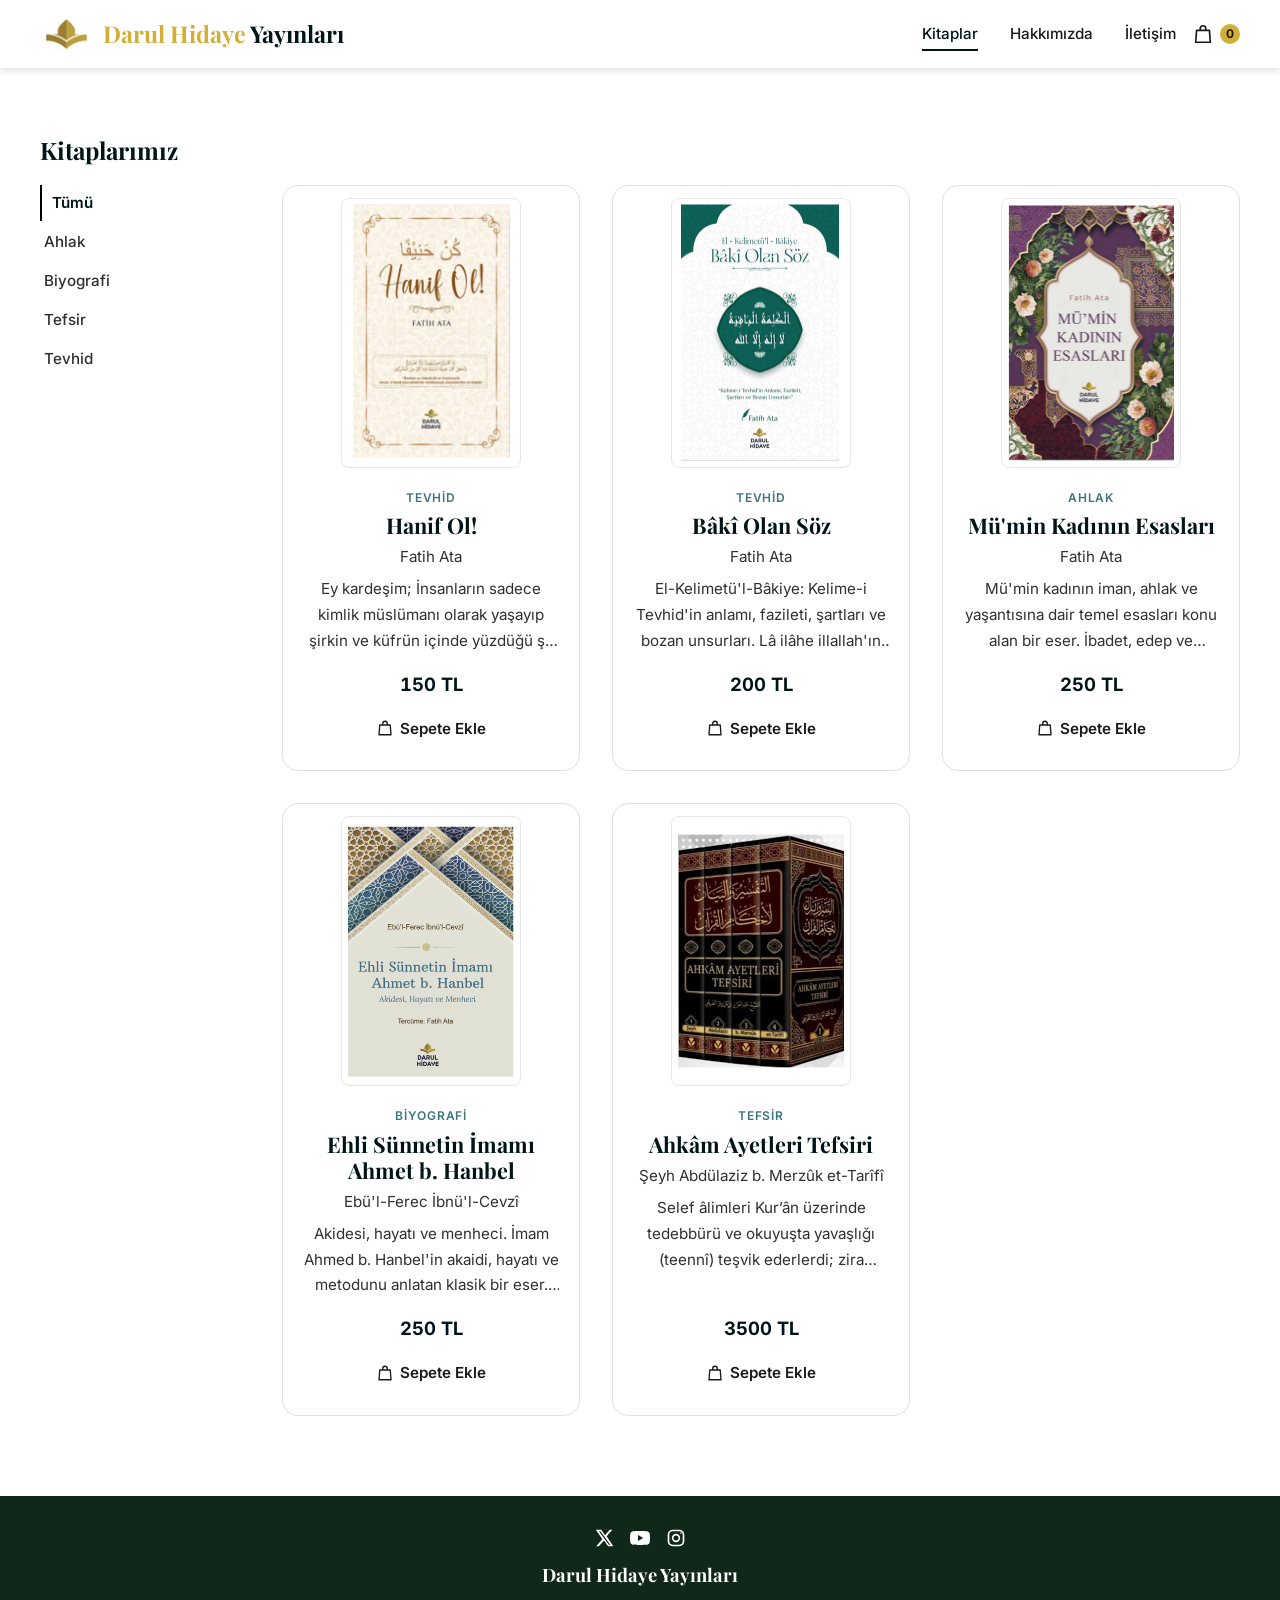
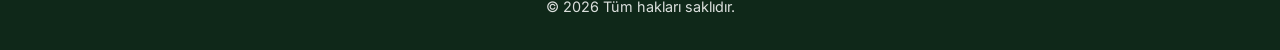
<file: index.html>
<!DOCTYPE html>
<html lang="tr">
<head>
  <meta charset="UTF-8">
  <meta name="viewport" content="width=device-width, initial-scale=1.0">
  <title>Darül Hidaye Yayınevi</title>
  <meta name="description" content="Darül Hidaye Yayınevi — hikmet, tefekkür ve rehberlik odaklı kitaplar. Katalogumuzu keşfedin, WhatsApp üzerinden sipariş verin.">
  <link rel="canonical" href="https://darulhidayeyayinlari.com/">
  <link rel="icon" href="/favicon.svg" type="image/svg+xml">
  <meta property="og:title" content="Darül Hidaye Yayınevi">
  <meta property="og:description" content="Hikmet ve rehberlik odaklı kitaplar. Katalogumuzu keşfedin.">
  <meta property="og:type" content="website">
  <meta property="og:locale" content="tr_TR">
  <meta property="og:url" content="https://darulhidayeyayinlari.com/">
  <meta property="og:image" content="https://darulhidayeyayinlari.com/images/books/logo.png">
  <meta name="twitter:card" content="summary">
  <meta name="twitter:title" content="Darul Hidaye Yayınları">
  <meta name="twitter:description" content="Hikmet ve rehberlik odaklı kitaplar. Katalogumuzu keşfedin.">
  <meta name="twitter:image" content="https://darulhidayeyayinlari.com/images/books/logo.png">
  <script type="application/ld+json">
    {
      "@context": "https://schema.org",
      "@graph": [
        {
          "@type": "Organization",
          "@id": "https://darulhidayeyayinlari.com/#organization",
          "name": "Darül Hidaye Yayınevi",
          "url": "https://darulhidayeyayinlari.com/",
          "logo": {
            "@type": "ImageObject",
            "url": "https://darulhidayeyayinlari.com/images/books/logo.png",
            "width": 200,
            "height": 128
          }
        },
        {
          "@type": "WebSite",
          "@id": "https://darulhidayeyayinlari.com/#website",
          "url": "https://darulhidayeyayinlari.com/",
          "name": "Darül Hidaye Yayınevi",
          "inLanguage": "tr-TR",
          "publisher": {
            "@id": "https://darulhidayeyayinlari.com/#organization"
          }
        }
      ]
    }
  </script>
  <link rel="preconnect" href="https://fonts.googleapis.com">
  <link rel="preconnect" href="https://fonts.gstatic.com" crossorigin>
  <link href="https://fonts.googleapis.com/css2?family=Inter:wght@400;500;600;700&family=Playfair+Display:wght@400;600;700&display=swap" rel="stylesheet">
  <link rel="stylesheet" href="css/style.css">
</head>
<body>
  <a class="skip-link" href="#main">İçeriğe geç</a>

  <header class="site-header">
    <div class="container header-inner">
      <button class="nav-toggle" type="button" aria-expanded="false" aria-controls="site-nav" aria-label="Menüyü aç">
        <span></span><span></span><span></span>
      </button>
      <a class="brand brand-with-logo" href="index.html">
        <img class="brand-logo" src="images/books/logo.png" alt="">
        <span><span class="brand-prefix">Darul Hidaye </span>Yayınları</span>
      </a>
      <nav id="site-nav" class="site-nav" aria-label="Ana menü">
        <a href="index.html" aria-current="page">Kitaplar</a>
        <a href="about.html">Hakkımızda</a>
        <a href="contact.html">İletişim</a>
      </nav>
      <a class="cart-link header-cart" href="cart.html" aria-label="Sepetim">
        <svg class="btn-icon" viewBox="0 0 24 24" width="22" height="22" fill="none" stroke="currentColor" stroke-linecap="round" stroke-linejoin="round" stroke-width="1.8" aria-hidden="true" focusable="false">
          <path d="M5 8h14l1 13H4L5 8zM9 8V6a3 3 0 0 1 6 0v2"/>
        </svg>
        <span id="cart-count" class="cart-count" hidden>0</span>
      </a>
    </div>
  </header>

  <main id="main">
    <section id="kitaplar" class="books-section" aria-label="Kitap kataloğu">
      <div class="container">
        <!-- BEGIN GENERATED BOOK CATALOG -->
        <h1>Kitaplarımız</h1>
        <div id="books-error" class="state-box state-error" hidden role="alert"></div>
        <div id="books-layout" class="books-layout">
          <aside class="category-sidebar" aria-label="Kategoriler">
            <nav id="category-nav" class="category-nav"></nav>
          </aside>
          <div id="books-grid" class="books-grid">
            <article class="book-card">
              <a class="book-cover book-cover-link" href="book.html?id=hanif-ol" aria-label="Hanif Ol! kitabının detaylarını görüntüle">
                <img src="images/books/hanif-ol-card.png" alt="Hanif Ol! kapak görseli" width="400" height="600" loading="lazy" decoding="async">
              </a>
              <div class="book-body">
                <p class="book-category">Tevhid</p>
                <h3><a class="book-title-link" href="book.html?id=hanif-ol">Hanif Ol!</a></h3>
                <p class="book-author">Fatih Ata</p>
                <a class="book-excerpt-link" href="book.html?id=hanif-ol"><p class="book-excerpt">Ey kardeşim; İnsanların sadece kimlik müslümanı olarak yaşayıp şirkin ve küfrün içinde yüzdüğü şu asırda, kurtuluş ancak tevhid ile gerçekl…</p></a>
                <div class="book-footer">
                  <div class="book-price"><strong class="price-value">150 TL</strong></div>
                  <button type="button" class="btn btn-primary btn-cart js-add-cart" data-id="hanif-ol">
                    <svg class="btn-icon" viewBox="0 0 24 24" width="18" height="18" fill="none" stroke="currentColor" stroke-linecap="round" stroke-linejoin="round" stroke-width="1.8" aria-hidden="true" focusable="false"><path d="M5 8h14l1 13H4L5 8zM9 8V6a3 3 0 0 1 6 0v2"/></svg>
                    <span class="btn-label">Sepete Ekle</span>
                  </button>
                </div>
              </div>
            </article>
            <article class="book-card">
              <a class="book-cover book-cover-link" href="book.html?id=baki-olan-soz" aria-label="Bâkî Olan Söz kitabının detaylarını görüntüle">
                <img src="images/books/baki-soz-card.png" alt="Bâkî Olan Söz kapak görseli" width="400" height="600" loading="lazy" decoding="async">
              </a>
              <div class="book-body">
                <p class="book-category">Tevhid</p>
                <h3><a class="book-title-link" href="book.html?id=baki-olan-soz">Bâkî Olan Söz</a></h3>
                <p class="book-author">Fatih Ata</p>
                <a class="book-excerpt-link" href="book.html?id=baki-olan-soz"><p class="book-excerpt">El-Kelimetü&#39;l-Bâkiye: Kelime-i Tevhid&#39;in anlamı, fazileti, şartları ve bozan unsurları. Lâ ilâhe illallah&#39;ın manasını, şartlarını ve onu bo…</p></a>
                <div class="book-footer">
                  <div class="book-price"><strong class="price-value">200 TL</strong></div>
                  <button type="button" class="btn btn-primary btn-cart js-add-cart" data-id="baki-olan-soz">
                    <svg class="btn-icon" viewBox="0 0 24 24" width="18" height="18" fill="none" stroke="currentColor" stroke-linecap="round" stroke-linejoin="round" stroke-width="1.8" aria-hidden="true" focusable="false"><path d="M5 8h14l1 13H4L5 8zM9 8V6a3 3 0 0 1 6 0v2"/></svg>
                    <span class="btn-label">Sepete Ekle</span>
                  </button>
                </div>
              </div>
            </article>
            <article class="book-card">
              <a class="book-cover book-cover-link" href="book.html?id=mumin-kadinin-esaslari" aria-label="Mü&#39;min Kadının Esasları kitabının detaylarını görüntüle">
                <img src="images/books/kadin-esaslar-card.png" alt="Mü&#39;min Kadının Esasları kapak görseli" width="400" height="600" loading="lazy" decoding="async">
              </a>
              <div class="book-body">
                <p class="book-category">Ahlak</p>
                <h3><a class="book-title-link" href="book.html?id=mumin-kadinin-esaslari">Mü&#39;min Kadının Esasları</a></h3>
                <p class="book-author">Fatih Ata</p>
                <a class="book-excerpt-link" href="book.html?id=mumin-kadinin-esaslari"><p class="book-excerpt">Mü&#39;min kadının iman, ahlak ve yaşantısına dair temel esasları konu alan bir eser. İbadet, edep ve toplumsal hayatta sahih bir duruşu hedefl…</p></a>
                <div class="book-footer">
                  <div class="book-price"><strong class="price-value">250 TL</strong></div>
                  <button type="button" class="btn btn-primary btn-cart js-add-cart" data-id="mumin-kadinin-esaslari">
                    <svg class="btn-icon" viewBox="0 0 24 24" width="18" height="18" fill="none" stroke="currentColor" stroke-linecap="round" stroke-linejoin="round" stroke-width="1.8" aria-hidden="true" focusable="false"><path d="M5 8h14l1 13H4L5 8zM9 8V6a3 3 0 0 1 6 0v2"/></svg>
                    <span class="btn-label">Sepete Ekle</span>
                  </button>
                </div>
              </div>
            </article>
            <article class="book-card">
              <a class="book-cover book-cover-link" href="book.html?id=ehli-sunnet-imami" aria-label="Ehli Sünnetin İmamı Ahmet b. Hanbel kitabının detaylarını görüntüle">
                <img src="images/books/ahmed-bin-hanbel-card.png" alt="Ehli Sünnetin İmamı Ahmet b. Hanbel kapak görseli" width="400" height="600" loading="lazy" decoding="async">
              </a>
              <div class="book-body">
                <p class="book-category">Biyografi</p>
                <h3><a class="book-title-link" href="book.html?id=ehli-sunnet-imami">Ehli Sünnetin İmamı Ahmet b. Hanbel</a></h3>
                <p class="book-author">Ebü&#39;l-Ferec İbnü&#39;l-Cevzî</p>
                <a class="book-excerpt-link" href="book.html?id=ehli-sunnet-imami"><p class="book-excerpt">Akidesi, hayatı ve menheci. İmam Ahmed b. Hanbel&#39;in akaidi, hayatı ve metodunu anlatan klasik bir eser. Tercüme: Fatih Ata.</p></a>
                <div class="book-footer">
                  <div class="book-price"><strong class="price-value">250 TL</strong></div>
                  <button type="button" class="btn btn-primary btn-cart js-add-cart" data-id="ehli-sunnet-imami">
                    <svg class="btn-icon" viewBox="0 0 24 24" width="18" height="18" fill="none" stroke="currentColor" stroke-linecap="round" stroke-linejoin="round" stroke-width="1.8" aria-hidden="true" focusable="false"><path d="M5 8h14l1 13H4L5 8zM9 8V6a3 3 0 0 1 6 0v2"/></svg>
                    <span class="btn-label">Sepete Ekle</span>
                  </button>
                </div>
              </div>
            </article>
            <article class="book-card">
              <a class="book-cover book-cover-link" href="book.html?id=ahkam-aayetleri-tefsir" aria-label="Ahkâm Ayetleri Tefsiri kitabının detaylarını görüntüle">
                <img src="images/books/ahkam-ayetleri-card.png" alt="Ahkâm Ayetleri Tefsiri kapak görseli" width="400" height="600" loading="lazy" decoding="async">
              </a>
              <div class="book-body">
                <p class="book-category">Tefsir</p>
                <h3><a class="book-title-link" href="book.html?id=ahkam-aayetleri-tefsir">Ahkâm Ayetleri Tefsiri</a></h3>
                <p class="book-author">Şeyh Abdülaziz b. Merzûk et-Tarîfî</p>
                <a class="book-excerpt-link" href="book.html?id=ahkam-aayetleri-tefsir"><p class="book-excerpt">Selef âlimleri Kur’ân üzerinde tedebbürü ve okuyuşta yavaşlığı (teennî) teşvik ederlerdi; zira bununla Kur’ân’daki anlamların, özellikle de…</p></a>
                <div class="book-footer">
                  <div class="book-price"><strong class="price-value">3500 TL</strong></div>
                  <button type="button" class="btn btn-primary btn-cart js-add-cart" data-id="ahkam-aayetleri-tefsir">
                    <svg class="btn-icon" viewBox="0 0 24 24" width="18" height="18" fill="none" stroke="currentColor" stroke-linecap="round" stroke-linejoin="round" stroke-width="1.8" aria-hidden="true" focusable="false"><path d="M5 8h14l1 13H4L5 8zM9 8V6a3 3 0 0 1 6 0v2"/></svg>
                    <span class="btn-label">Sepete Ekle</span>
                  </button>
                </div>
              </div>
            </article>
          </div>
        </div>
        <!-- END GENERATED BOOK CATALOG -->
      </div>
    </section>
  </main>

  <footer class="site-footer">
    <div class="container footer-inner">
      <div class="footer-top">
        <div class="footer-socials" aria-label="Sosyal medya hesapları">
          <a href="https://x.com/DarulHidaye" aria-label="X (Twitter)" target="_blank" rel="noopener noreferrer">
            <svg viewBox="0 0 24 24" aria-hidden="true"><path fill="currentColor" d="M18.9 2H22l-6.8 7.8L23.2 22h-6.3L12 14.9 5.8 22H2.7l7.3-8.4L2.2 2h6.5l4.4 6.6L18.9 2zm-1.1 18h1.7L7.7 3.9H5.9L17.8 20z"/></svg>
          </a>
          <a href="https://www.youtube.com/@DarulHidayeYayınları" aria-label="YouTube" target="_blank" rel="noopener noreferrer">
            <svg viewBox="0 0 24 24" aria-hidden="true"><path fill="currentColor" d="M23.5 6.2a3 3 0 0 0-2.1-2.1C19.5 3.6 12 3.6 12 3.6s-7.5 0-9.4.5A3 3 0 0 0 .5 6.2 31 31 0 0 0 0 12a31 31 0 0 0 .5 5.8 3 3 0 0 0 2.1 2.1c1.9.5 9.4.5 9.4.5s7.5 0 9.4-.5a3 3 0 0 0 2.1-2.1A31 31 0 0 0 24 12a31 31 0 0 0-.5-5.8zM9.6 15.6V8.4l6.3 3.6-6.3 3.6z"/></svg>
          </a>
          <a href="https://www.instagram.com/darulhidayeyayinlari2025" aria-label="Instagram" target="_blank" rel="noopener noreferrer">
            <svg viewBox="0 0 24 24" aria-hidden="true"><rect x="3" y="3" width="18" height="18" rx="5" fill="none" stroke="currentColor" stroke-width="2"/><circle cx="12" cy="12" r="4" fill="none" stroke="currentColor" stroke-width="2"/><circle cx="18" cy="6" r="1" fill="currentColor"/></svg>
          </a>
        </div>
        <p class="footer-brand">Darul Hidaye Yayınları</p>
        <p class="footer-copy">© <span id="year"></span> Tüm hakları saklıdır.</p>
      </div>
    </div>
  </footer>

  <script src="data/books.js"></script>
  <script src="js/main.js"></script>
  <script src="js/books.js"></script>
</body>
</html>
</file>
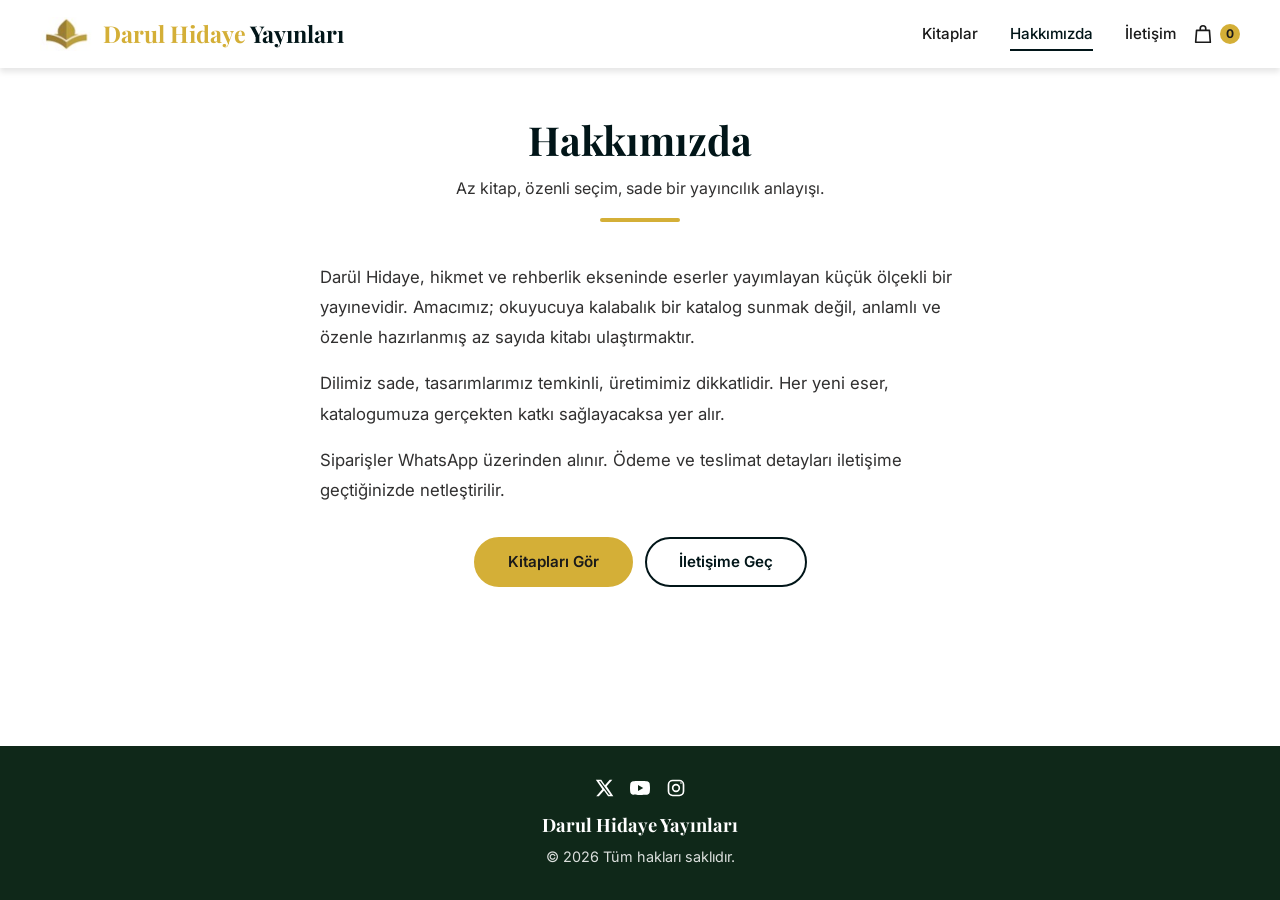
<file: about.html>
<!DOCTYPE html>
<html lang="tr">
<head>
  <meta charset="UTF-8">
  <meta name="viewport" content="width=device-width, initial-scale=1.0">
  <title>Hakkımızda — Darül Hidaye</title>
  <meta name="description" content="Darül Hidaye Yayınları hakkında: kimiz, ne yayımlıyoruz, nasıl çalışıyoruz.">
  <link rel="canonical" href="https://darulhidayeyayinlari.com/about.html">
  <link rel="icon" href="/favicon.svg" type="image/svg+xml">
  <meta property="og:title" content="Hakkımızda — Darül Hidaye">
  <meta property="og:description" content="Darül Hidaye Yayınevi hakkında.">
  <meta property="og:type" content="website">
  <meta property="og:locale" content="tr_TR">
  <meta property="og:url" content="https://darulhidayeyayinlari.com/about.html">
  <link rel="preconnect" href="https://fonts.googleapis.com">
  <link rel="preconnect" href="https://fonts.gstatic.com" crossorigin>
  <link href="https://fonts.googleapis.com/css2?family=Inter:wght@400;500;600;700&family=Playfair+Display:wght@400;600;700&display=swap" rel="stylesheet">
  <link rel="stylesheet" href="css/style.css">
</head>
<body>
  <a class="skip-link" href="#main">İçeriğe geç</a>

  <header class="site-header">
    <div class="container header-inner">
      <button class="nav-toggle" type="button" aria-expanded="false" aria-controls="site-nav" aria-label="Menüyü aç">
        <span></span><span></span><span></span>
      </button>
      <a class="brand brand-with-logo" href="index.html">
        <img class="brand-logo" src="images/books/logo.png" alt="">
        <span><span class="brand-prefix">Darul</span> <span class="brand-prefix">Hidaye</span> Yayınları</span>
      </a>
      <nav id="site-nav" class="site-nav" aria-label="Ana menü">
        <a href="index.html">Kitaplar</a>
        <a href="about.html" aria-current="page">Hakkımızda</a>
        <a href="contact.html">İletişim</a>
      </nav>
      <a class="cart-link header-cart" href="cart.html" aria-label="Sepetim">
        <svg class="btn-icon" viewBox="0 0 24 24" width="22" height="22" fill="none" stroke="currentColor" stroke-linecap="round" stroke-linejoin="round" stroke-width="1.8" aria-hidden="true" focusable="false">
          <path d="M5 8h14l1 13H4L5 8zM9 8V6a3 3 0 0 1 6 0v2"/>
        </svg>
        <span id="cart-count" class="cart-count" hidden>0</span>
      </a>
    </div>
  </header>

  <main id="main" class="page-main">
    <div class="container narrow">
      <header class="page-header">
        <h1>Hakkımızda</h1>
        <p>Az kitap, özenli seçim, sade bir yayıncılık anlayışı.</p>
      </header>

      <div class="prose">
        <p>
          Darül Hidaye, hikmet ve rehberlik ekseninde eserler yayımlayan küçük ölçekli bir yayınevidir.
          Amacımız; okuyucuya kalabalık bir katalog sunmak değil, anlamlı ve özenle hazırlanmış
          az sayıda kitabı ulaştırmaktır.
        </p>
        <p>
          Dilimiz sade, tasarımlarımız temkinli, üretimimiz dikkatlidir. Her yeni eser,
          katalogumuza gerçekten katkı sağlayacaksa yer alır.
        </p>
        <p>
          Siparişler WhatsApp üzerinden alınır. Ödeme ve teslimat detayları iletişime
          geçtiğinizde netleştirilir.
        </p>
      </div>

      <p class="page-actions">
        <a class="btn btn-primary" href="index.html">Kitapları Gör</a>
        <a class="btn btn-ghost" href="contact.html">İletişime Geç</a>
      </p>
    </div>
  </main>

  <footer class="site-footer">
    <div class="container footer-inner">
      <div class="footer-top">
        <div class="footer-socials" aria-label="Sosyal medya hesapları">
          <a href="https://x.com/DarulHidaye" aria-label="X (Twitter)" target="_blank" rel="noopener noreferrer">
            <svg viewBox="0 0 24 24" aria-hidden="true"><path fill="currentColor" d="M18.9 2H22l-6.8 7.8L23.2 22h-6.3L12 14.9 5.8 22H2.7l7.3-8.4L2.2 2h6.5l4.4 6.6L18.9 2zm-1.1 18h1.7L7.7 3.9H5.9L17.8 20z"/></svg>
          </a>
          <a href="https://www.youtube.com/@DarulHidayeYayınları" aria-label="YouTube" target="_blank" rel="noopener noreferrer">
            <svg viewBox="0 0 24 24" aria-hidden="true"><path fill="currentColor" d="M23.5 6.2a3 3 0 0 0-2.1-2.1C19.5 3.6 12 3.6 12 3.6s-7.5 0-9.4.5A3 3 0 0 0 .5 6.2 31 31 0 0 0 0 12a31 31 0 0 0 .5 5.8 3 3 0 0 0 2.1 2.1c1.9.5 9.4.5 9.4.5s7.5 0 9.4-.5a3 3 0 0 0 2.1-2.1A31 31 0 0 0 24 12a31 31 0 0 0-.5-5.8zM9.6 15.6V8.4l6.3 3.6-6.3 3.6z"/></svg>
          </a>
          <a href="https://www.instagram.com/darulhidayeyayinlari2025" aria-label="Instagram" target="_blank" rel="noopener noreferrer">
            <svg viewBox="0 0 24 24" aria-hidden="true"><rect x="3" y="3" width="18" height="18" rx="5" fill="none" stroke="currentColor" stroke-width="2"/><circle cx="12" cy="12" r="4" fill="none" stroke="currentColor" stroke-width="2"/><circle cx="18" cy="6" r="1" fill="currentColor"/></svg>
          </a>
        </div>
        <p class="footer-brand">Darul Hidaye Yayınları</p>
        <p class="footer-copy">© <span id="year"></span> Tüm hakları saklıdır.</p>
      </div>
    </div>
  </footer>

  <script src="js/main.js"></script>
</body>
</html>
</file>
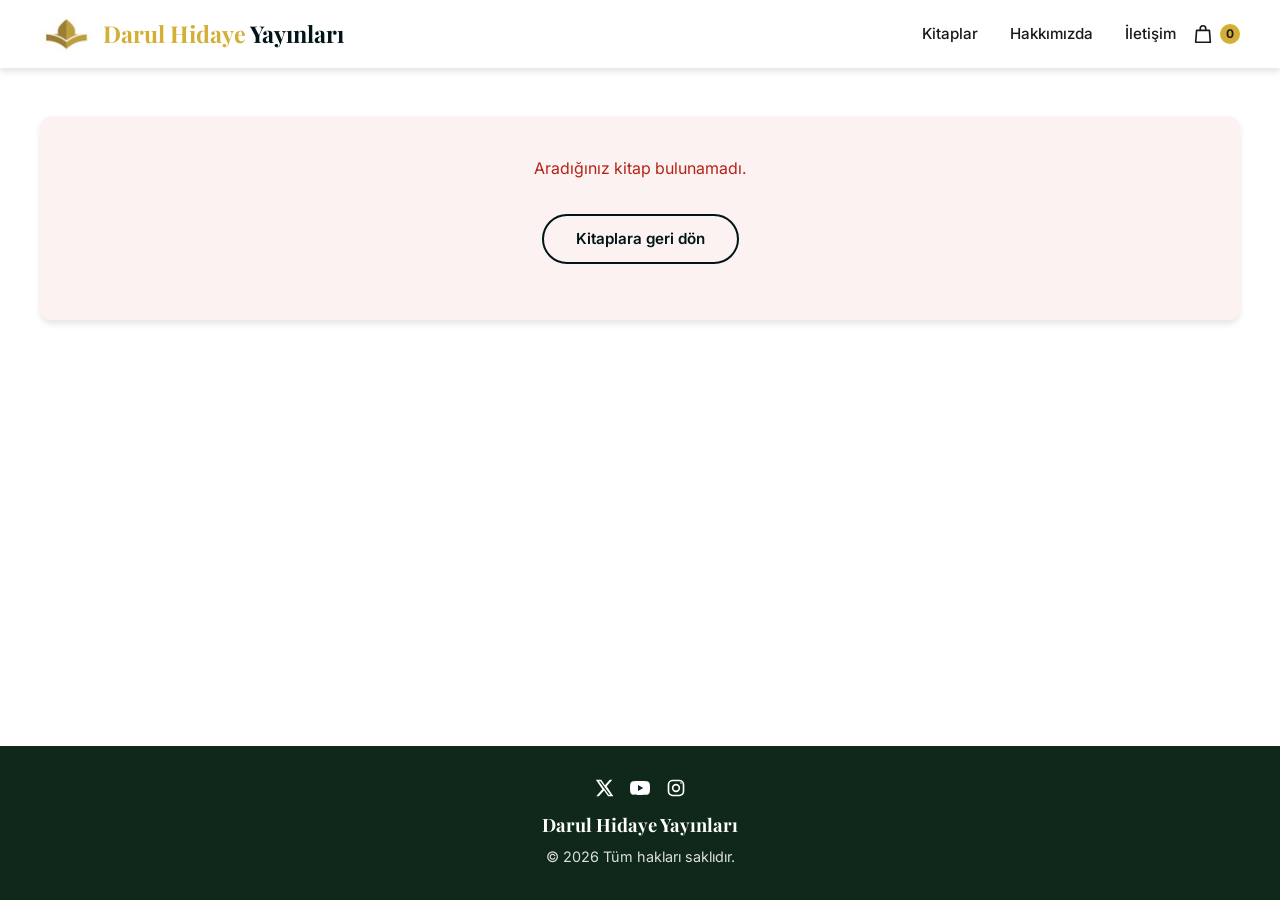
<file: book.html>
<!DOCTYPE html>
<html lang="tr">
<head>
  <meta charset="UTF-8">
  <meta name="viewport" content="width=device-width, initial-scale=1.0">
  <title>Kitap Detayı — Darül Hidaye</title>
  <meta name="description" content="Darül Hidaye Yayınevi kitap detayı.">
  <link rel="canonical" href="https://darulhidayeyayinlari.com/book.html">
  <link rel="icon" href="/favicon.svg" type="image/svg+xml">
  <meta property="og:title" content="Kitap Detayı — Darül Hidaye">
  <meta property="og:description" content="Darül Hidaye Yayınevi kitap detayı.">
  <meta property="og:type" content="book">
  <meta property="og:locale" content="tr_TR">
  <meta property="og:url" content="https://darulhidayeyayinlari.com/book.html">
  <link rel="preconnect" href="https://fonts.googleapis.com">
  <link rel="preconnect" href="https://fonts.gstatic.com" crossorigin>
  <link href="https://fonts.googleapis.com/css2?family=Inter:wght@400;500;600;700&family=Playfair+Display:wght@400;600;700&display=swap" rel="stylesheet">
  <link rel="stylesheet" href="css/style.css">
</head>
<body>
  <a class="skip-link" href="#main">İçeriğe geç</a>

  <header class="site-header">
    <div class="container header-inner">
      <button class="nav-toggle" type="button" aria-expanded="false" aria-controls="site-nav" aria-label="Menüyü aç">
        <span></span><span></span><span></span>
      </button>
      <a class="brand brand-with-logo" href="index.html">
        <img class="brand-logo" src="images/books/logo.png" alt="">
        <span><span class="brand-prefix">Darul Hidaye</span> Yayınları</span>
      </a>
      <nav id="site-nav" class="site-nav" aria-label="Ana menü">
        <a href="index.html">Kitaplar</a>
        <a href="about.html">Hakkımızda</a>
        <a href="contact.html">İletişim</a>
      </nav>
      <a class="cart-link header-cart" href="cart.html" aria-label="Sepetim">
        <svg class="btn-icon" viewBox="0 0 24 24" width="22" height="22" fill="none" stroke="currentColor" stroke-linecap="round" stroke-linejoin="round" stroke-width="1.8" aria-hidden="true" focusable="false">
          <path d="M5 8h14l1 13H4L5 8zM9 8V6a3 3 0 0 1 6 0v2"/>
        </svg>
        <span id="cart-count" class="cart-count" hidden>0</span>
      </a>
    </div>
  </header>

  <main id="main" class="page-main">
    <div class="container">
      <div id="book-loading" class="state-box" role="status" aria-live="polite">
        Kitap yükleniyor…
      </div>
      <div id="book-error" class="state-box state-error" hidden role="alert"></div>
      <article id="book-detail" class="book-detail" hidden></article>
    </div>
  </main>

  <footer class="site-footer">
    <div class="container footer-inner">
      <div class="footer-top">
        <div class="footer-socials" aria-label="Sosyal medya hesapları">
          <a href="https://x.com/DarulHidaye" aria-label="X (Twitter)" target="_blank" rel="noopener noreferrer">
            <svg viewBox="0 0 24 24" aria-hidden="true"><path fill="currentColor" d="M18.9 2H22l-6.8 7.8L23.2 22h-6.3L12 14.9 5.8 22H2.7l7.3-8.4L2.2 2h6.5l4.4 6.6L18.9 2zm-1.1 18h1.7L7.7 3.9H5.9L17.8 20z"/></svg>
          </a>
          <a href="https://www.youtube.com/@DarulHidayeYayınları" aria-label="YouTube" target="_blank" rel="noopener noreferrer">
            <svg viewBox="0 0 24 24" aria-hidden="true"><path fill="currentColor" d="M23.5 6.2a3 3 0 0 0-2.1-2.1C19.5 3.6 12 3.6 12 3.6s-7.5 0-9.4.5A3 3 0 0 0 .5 6.2 31 31 0 0 0 0 12a31 31 0 0 0 .5 5.8 3 3 0 0 0 2.1 2.1c1.9.5 9.4.5 9.4.5s7.5 0 9.4-.5a3 3 0 0 0 2.1-2.1A31 31 0 0 0 24 12a31 31 0 0 0-.5-5.8zM9.6 15.6V8.4l6.3 3.6-6.3 3.6z"/></svg>
          </a>
          <a href="https://www.instagram.com/darulhidayeyayinlari2025" aria-label="Instagram" target="_blank" rel="noopener noreferrer">
            <svg viewBox="0 0 24 24" aria-hidden="true"><rect x="3" y="3" width="18" height="18" rx="5" fill="none" stroke="currentColor" stroke-width="2"/><circle cx="12" cy="12" r="4" fill="none" stroke="currentColor" stroke-width="2"/><circle cx="18" cy="6" r="1" fill="currentColor"/></svg>
          </a>
        </div>
        <p class="footer-brand">Darul Hidaye Yayınları</p>
        <p class="footer-copy">© <span id="year"></span> Tüm hakları saklıdır.</p>
      </div>
    </div>
  </footer>

  <script src="data/books.js"></script>
  <script src="js/main.js"></script>
  <script src="js/book-detail.js"></script>
</body>
</html>
</file>
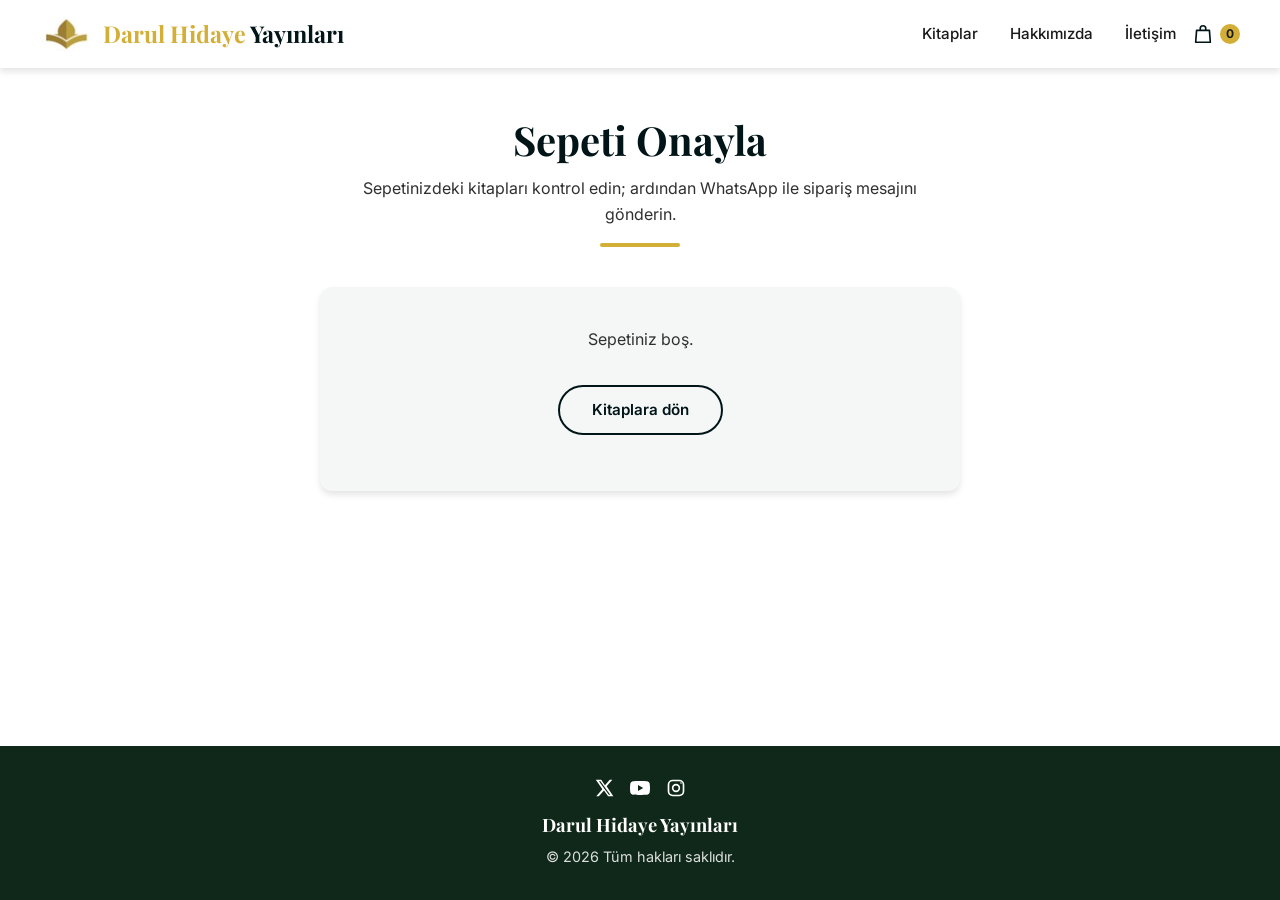
<file: cart.html>
<!DOCTYPE html>
<html lang="tr">
<head>
  <meta charset="UTF-8">
  <meta name="viewport" content="width=device-width, initial-scale=1.0">
  <title>Sepet — Darül Hidaye</title>
  <meta name="description" content="Sepetinizi onaylayın ve WhatsApp üzerinden sipariş verin.">
  <meta name="robots" content="noindex,follow">
  <link rel="icon" href="/favicon.svg" type="image/svg+xml">
  <meta property="og:title" content="Sepet — Darül Hidaye">
  <meta property="og:description" content="Sepetinizi onaylayın ve WhatsApp üzerinden sipariş verin.">
  <meta property="og:type" content="website">
  <meta property="og:locale" content="tr_TR">
  <link rel="preconnect" href="https://fonts.googleapis.com">
  <link rel="preconnect" href="https://fonts.gstatic.com" crossorigin>
  <link href="https://fonts.googleapis.com/css2?family=Inter:wght@400;500;600;700&family=Playfair+Display:wght@400;600;700&display=swap" rel="stylesheet">
  <link rel="stylesheet" href="css/style.css">
</head>
<body>
  <a class="skip-link" href="#main">İçeriğe geç</a>

  <header class="site-header">
    <div class="container header-inner">
      <button class="nav-toggle" type="button" aria-expanded="false" aria-controls="site-nav" aria-label="Menüyü aç">
        <span></span><span></span><span></span>
      </button>
      <a class="brand brand-with-logo" href="index.html">
        <img class="brand-logo" src="images/books/logo.png" alt="">
        <span><span class="brand-prefix">Darul Hidaye</span> Yayınları</span>
      </a>
      <nav id="site-nav" class="site-nav" aria-label="Ana menü">
        <a href="index.html">Kitaplar</a>
        <a href="about.html">Hakkımızda</a>
        <a href="contact.html">İletişim</a>
      </nav>
      <a class="cart-link header-cart" href="cart.html" aria-current="page" aria-label="Sepetim">
        <svg class="btn-icon" viewBox="0 0 24 24" width="22" height="22" fill="none" stroke="currentColor" stroke-linecap="round" stroke-linejoin="round" stroke-width="1.8" aria-hidden="true" focusable="false">
          <path d="M5 8h14l1 13H4L5 8zM9 8V6a3 3 0 0 1 6 0v2"/>
        </svg>
        <span id="cart-count" class="cart-count" hidden>0</span>
      </a>
    </div>
  </header>

  <main id="main" class="page-main">
    <div class="container narrow-cart">
      <header class="page-header">
        <h1>Sepeti Onayla</h1>
        <p>Sepetinizdeki kitapları kontrol edin; ardından WhatsApp ile sipariş mesajını gönderin.</p>
      </header>

      <div id="cart-empty" class="state-box" hidden>
        Sepetiniz boş.
        <p class="page-actions"><a class="btn btn-ghost" href="index.html">Kitaplara dön</a></p>
      </div>

      <div id="cart-content" hidden>
        <ul id="cart-list" class="cart-list"></ul>
        <div class="cart-clear-row">
          <button id="cart-clear" type="button" class="cart-clear">
            <svg class="btn-icon" viewBox="0 0 24 24" width="18" height="18" fill="none" stroke="currentColor" stroke-linecap="round" stroke-linejoin="round" stroke-width="2" aria-hidden="true" focusable="false">
              <path d="M3 6h18M8 6V4h8v2M19 6l-1 14H6L5 6m5 4v7m4-7v7"/>
            </svg>
            <span>Sepeti Temizle</span>
          </button>
        </div>
        <div class="cart-summary">
          <div class="cart-total">
            <span>Toplam</span>
            <strong id="cart-total">0 TL</strong>
          </div>
          <div class="cart-actions">
            <a id="cart-whatsapp" class="btn btn-primary" href="#" target="_blank" rel="noopener noreferrer">
              WhatsApp’tan Sipariş Ver
            </a>
          </div>
        </div>
      </div>
    </div>
  </main>

  <footer class="site-footer">
    <div class="container footer-inner">
      <div class="footer-top">
        <div class="footer-socials" aria-label="Sosyal medya hesapları">
          <a href="https://x.com/DarulHidaye" aria-label="X (Twitter)" target="_blank" rel="noopener noreferrer">
            <svg viewBox="0 0 24 24" aria-hidden="true"><path fill="currentColor" d="M18.9 2H22l-6.8 7.8L23.2 22h-6.3L12 14.9 5.8 22H2.7l7.3-8.4L2.2 2h6.5l4.4 6.6L18.9 2zm-1.1 18h1.7L7.7 3.9H5.9L17.8 20z"/></svg>
          </a>
          <a href="https://www.youtube.com/@DarulHidayeYayınları" aria-label="YouTube" target="_blank" rel="noopener noreferrer">
            <svg viewBox="0 0 24 24" aria-hidden="true"><path fill="currentColor" d="M23.5 6.2a3 3 0 0 0-2.1-2.1C19.5 3.6 12 3.6 12 3.6s-7.5 0-9.4.5A3 3 0 0 0 .5 6.2 31 31 0 0 0 0 12a31 31 0 0 0 .5 5.8 3 3 0 0 0 2.1 2.1c1.9.5 9.4.5 9.4.5s7.5 0 9.4-.5a3 3 0 0 0 2.1-2.1A31 31 0 0 0 24 12a31 31 0 0 0-.5-5.8zM9.6 15.6V8.4l6.3 3.6-6.3 3.6z"/></svg>
          </a>
          <a href="https://www.instagram.com/darulhidayeyayinlari2025" aria-label="Instagram" target="_blank" rel="noopener noreferrer">
            <svg viewBox="0 0 24 24" aria-hidden="true"><rect x="3" y="3" width="18" height="18" rx="5" fill="none" stroke="currentColor" stroke-width="2"/><circle cx="12" cy="12" r="4" fill="none" stroke="currentColor" stroke-width="2"/><circle cx="18" cy="6" r="1" fill="currentColor"/></svg>
          </a>
        </div>
        <p class="footer-brand">Darul Hidaye Yayınları</p>
        <p class="footer-copy">© <span id="year"></span> Tüm hakları saklıdır.</p>
      </div>
    </div>
  </footer>

  <script src="data/books.js"></script>
  <script src="js/main.js"></script>
  <script src="js/cart.js"></script>
</body>
</html>
</file>
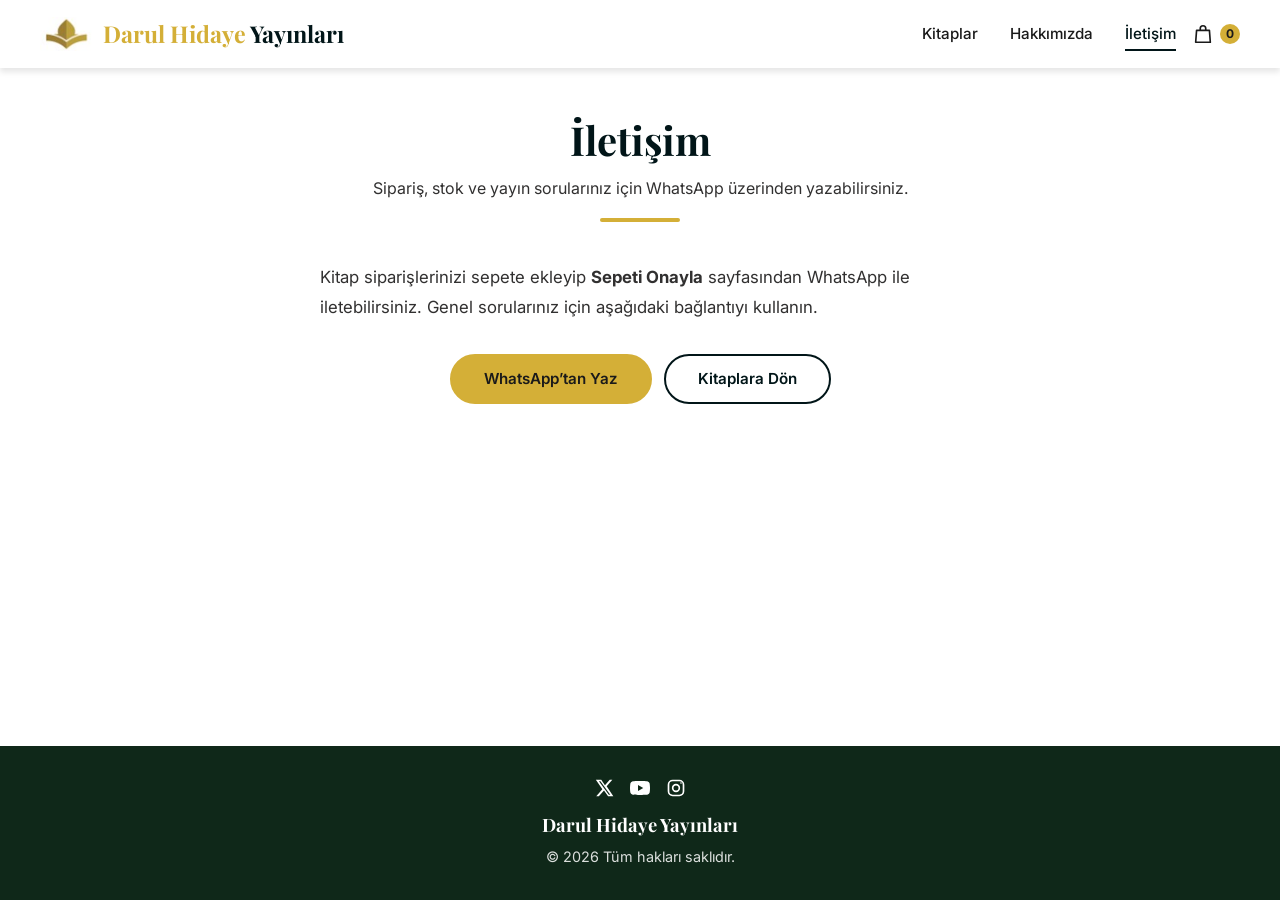
<file: contact.html>
<!DOCTYPE html>
<html lang="tr">
<head>
  <meta charset="UTF-8">
  <meta name="viewport" content="width=device-width, initial-scale=1.0">
  <title>İletişim — Darül Hidaye</title>
  <meta name="description" content="Darül Hidaye Yayınevi ile WhatsApp üzerinden iletişime geçin; sipariş ve sorularınız için yazın.">
  <link rel="canonical" href="https://darulhidayeyayinlari.com/contact.html">
  <link rel="icon" href="/favicon.svg" type="image/svg+xml">
  <meta property="og:title" content="İletişim — Darül Hidaye">
  <meta property="og:description" content="Darül Hidaye Yayınevi iletişim.">
  <meta property="og:type" content="website">
  <meta property="og:locale" content="tr_TR">
  <meta property="og:url" content="https://darulhidayeyayinlari.com/contact.html">
  <link rel="preconnect" href="https://fonts.googleapis.com">
  <link rel="preconnect" href="https://fonts.gstatic.com" crossorigin>
  <link href="https://fonts.googleapis.com/css2?family=Inter:wght@400;500;600;700&family=Playfair+Display:wght@400;600;700&display=swap" rel="stylesheet">
  <link rel="stylesheet" href="css/style.css">
</head>
<body>
  <a class="skip-link" href="#main">İçeriğe geç</a>

  <header class="site-header">
    <div class="container header-inner">
      <button class="nav-toggle" type="button" aria-expanded="false" aria-controls="site-nav" aria-label="Menüyü aç">
        <span></span><span></span><span></span>
      </button>
      <a class="brand brand-with-logo" href="index.html">
        <img class="brand-logo" src="images/books/logo.png" alt="">
        <span><span class="brand-prefix">Darul Hidaye </span>Yayınları</span>
      </a>
      <nav id="site-nav" class="site-nav" aria-label="Ana menü">
        <a href="index.html">Kitaplar</a>
        <a href="about.html">Hakkımızda</a>
        <a href="contact.html" aria-current="page">İletişim</a>
      </nav>
      <a class="cart-link header-cart" href="cart.html" aria-label="Sepetim">
        <svg class="btn-icon" viewBox="0 0 24 24" width="22" height="22" fill="none" stroke="currentColor" stroke-linecap="round" stroke-linejoin="round" stroke-width="1.8" aria-hidden="true" focusable="false">
          <path d="M5 8h14l1 13H4L5 8zM9 8V6a3 3 0 0 1 6 0v2"/>
        </svg>
        <span id="cart-count" class="cart-count" hidden>0</span>
      </a>
    </div>
  </header>

  <main id="main" class="page-main">
    <div class="container narrow">
      <header class="page-header">
        <h1>İletişim</h1>
        <p>Sipariş, stok ve yayın sorularınız için WhatsApp üzerinden yazabilirsiniz.</p>
      </header>

      <div class="prose">
        <p>
          Kitap siparişlerinizi sepete ekleyip
          <strong>Sepeti Onayla</strong> sayfasından WhatsApp ile iletebilirsiniz.
          Genel sorularınız için aşağıdaki bağlantıyı kullanın.
        </p>
      </div>

      <p class="page-actions">
        <a id="contact-whatsapp" class="btn btn-primary" href="#" target="_blank" rel="noopener noreferrer">
          WhatsApp’tan Yaz
        </a>
        <a class="btn btn-ghost" href="index.html">Kitaplara Dön</a>
      </p>
    </div>
  </main>

  <footer class="site-footer">
    <div class="container footer-inner">
      <div class="footer-top">
        <div class="footer-socials" aria-label="Sosyal medya hesapları">
          <a href="https://x.com/DarulHidaye" aria-label="X (Twitter)" target="_blank" rel="noopener noreferrer">
            <svg viewBox="0 0 24 24" aria-hidden="true"><path fill="currentColor" d="M18.9 2H22l-6.8 7.8L23.2 22h-6.3L12 14.9 5.8 22H2.7l7.3-8.4L2.2 2h6.5l4.4 6.6L18.9 2zm-1.1 18h1.7L7.7 3.9H5.9L17.8 20z"/></svg>
          </a>
          <a href="https://www.youtube.com/@DarulHidayeYayınları" aria-label="YouTube" target="_blank" rel="noopener noreferrer">
            <svg viewBox="0 0 24 24" aria-hidden="true"><path fill="currentColor" d="M23.5 6.2a3 3 0 0 0-2.1-2.1C19.5 3.6 12 3.6 12 3.6s-7.5 0-9.4.5A3 3 0 0 0 .5 6.2 31 31 0 0 0 0 12a31 31 0 0 0 .5 5.8 3 3 0 0 0 2.1 2.1c1.9.5 9.4.5 9.4.5s7.5 0 9.4-.5a3 3 0 0 0 2.1-2.1A31 31 0 0 0 24 12a31 31 0 0 0-.5-5.8zM9.6 15.6V8.4l6.3 3.6-6.3 3.6z"/></svg>
          </a>
          <a href="https://www.instagram.com/darulhidayeyayinlari2025" aria-label="Instagram" target="_blank" rel="noopener noreferrer">
            <svg viewBox="0 0 24 24" aria-hidden="true"><rect x="3" y="3" width="18" height="18" rx="5" fill="none" stroke="currentColor" stroke-width="2"/><circle cx="12" cy="12" r="4" fill="none" stroke="currentColor" stroke-width="2"/><circle cx="18" cy="6" r="1" fill="currentColor"/></svg>
          </a>
        </div>
        <p class="footer-brand">Darul Hidaye Yayınları</p>
        <p class="footer-copy">© <span id="year"></span> Tüm hakları saklıdır.</p>
      </div>
    </div>
  </footer>

  <script src="js/main.js"></script>
  <script>
    document.addEventListener("DOMContentLoaded", function () {
      var link = document.getElementById("contact-whatsapp");
      if (link && window.DarulHidaye) {
        link.href = window.DarulHidaye.buildWhatsAppUrl(
          "Merhaba, Darül Hidaye hakkında bilgi almak istiyorum."
        );
      }
    });
  </script>
</body>
</html>
</file>
<file: css/style.css>
/* Darul Hidaye — Fatih Ata / author-blog visual language */

:root {
  --primary: #011518;
  --primary-dark: #0f2819;
  --primary-light: #3c757f;
  --accent: #d4af37;
  --accent-hover: #c4a028;
  --accent-soft: rgba(212, 175, 55, 0.14);
  --bg: #ffffff;
  --bg-soft: #f5f7f7;
  --surface: #ffffff;
  --ink: #1a1a1a;
  --ink-muted: #313030;
  --line: #e6e6e6;
  --danger: #b42318;
  --radius: 12px;
  --radius-pill: 50px;
  --shadow: 0 4px 6px rgba(0, 0, 0, 0.1);
  --shadow-lg: 0 10px 30px rgba(0, 0, 0, 0.15);
  --font-serif: "Playfair Display", Georgia, serif;
  --font-sans: "Inter", -apple-system, BlinkMacSystemFont, "Segoe UI", sans-serif;
  --max: 1200px;
  --header-h: 4.25rem;
  --ease: 300ms ease;
}

*,
*::before,
*::after {
  box-sizing: border-box;
}

html {
  scroll-behavior: smooth;
}

body {
  margin: 0;
  min-height: 100vh;
  display: flex;
  flex-direction: column;
  font-family: var(--font-sans);
  font-size: 1rem;
  line-height: 1.6;
  color: var(--ink);
  background: var(--bg);
  overflow-x: hidden;
}

main {
  flex: 1;
}

img {
  max-width: 100%;
  height: auto;
  display: block;
}

a {
  color: var(--primary);
  text-decoration-thickness: 1px;
  text-underline-offset: 0.18em;
}

a:hover {
  color: var(--primary-light);
}

h1, h2, h3 {
  font-family: var(--font-serif);
  font-weight: 700;
  line-height: 1.2;
  color: var(--primary);
}

p {
  margin: 0 0 1rem;
}

.skip-link {
  position: absolute;
  left: 1rem;
  top: -3rem;
  z-index: 100;
  padding: 0.6rem 1rem;
  background: var(--primary);
  color: #fff;
  border-radius: var(--radius-pill);
  text-decoration: none;
}

.skip-link:focus {
  top: 1rem;
}

.container {
  width: min(100% - 2.5rem, var(--max));
  margin-inline: auto;
}

.container.narrow {
  width: min(100% - 2.5rem, 40rem);
}

/* Header */
.site-header {
  position: sticky;
  top: 0;
  z-index: 1000;
  background: var(--white, #fff);
  box-shadow: var(--shadow);
  border-bottom: none;
}

.header-inner {
  display: flex;
  align-items: center;
  justify-content: space-between;
  min-height: var(--header-h);
  gap: 1rem;
  padding: 0.35rem 0;
}

.brand {
  font-family: var(--font-serif);
  font-size: 1.45rem;
  font-weight: 700;
  color: var(--primary);
  text-decoration: none;
  line-height: 1.15;
  flex: 1;
  min-width: 0;
  transition: color var(--ease);
}

.brand-with-logo {
  display: flex;
  align-items: center;
  gap: 0.65rem;
}

.brand-logo {
  display: block;
  width: 3.3rem;
  height: 2.5rem;
  object-fit: contain;
  flex: 0 0 auto;
}

.brand:hover {
  color: var(--primary-dark);
  opacity: 1;
}

.brand-prefix {
  color: var(--accent);
}

.site-nav {
  display: flex;
  align-items: center;
  gap: 2rem;
}

.site-nav a {
  position: relative;
  color: var(--ink);
  text-decoration: none;
  font-size: 0.95rem;
  font-weight: 500;
  transition: color var(--ease);
}

.site-nav a::after {
  content: "";
  position: absolute;
  bottom: -5px;
  left: 0;
  width: 0;
  height: 2px;
  background: var(--primary);
  transition: width var(--ease);
}

.site-nav a:hover,
.site-nav a[aria-current="page"] {
  color: var(--primary);
}

.site-nav a:hover::after,
.site-nav a[aria-current="page"]::after {
  width: 100%;
}

.cart-link {
  display: inline-flex;
  align-items: center;
  gap: 0.4rem;
}

.header-cart {
  position: relative;
  justify-content: center;
  flex: 0 0 auto;
  color: var(--ink);
  text-decoration: none;
}

.header-cart:hover,
.header-cart[aria-current="page"] {
  color: var(--primary);
}

.cart-count {
  display: inline-flex;
  align-items: center;
  justify-content: center;
  min-width: 1.25rem;
  height: 1.25rem;
  padding: 0 0.35rem;
  border-radius: 999px;
  background: var(--accent);
  color: var(--ink);
  font-size: 0.75rem;
  font-weight: 700;
  line-height: 1;
}

.nav-toggle {
  display: none;
  flex-direction: column;
  justify-content: center;
  flex: 0 0 auto;
  gap: 5px;
  width: 2.5rem;
  height: 2.5rem;
  padding: 0;
  border: 1px solid var(--line);
  border-radius: 8px;
  background: #fff;
  cursor: pointer;
}

.nav-toggle span {
  display: block;
  width: 1.1rem;
  height: 1.5px;
  margin-inline: auto;
  background: var(--primary);
  transition: transform var(--ease), opacity var(--ease);
}

.nav-toggle[aria-expanded="true"] span:nth-child(1) {
  transform: translateY(6.5px) rotate(45deg);
}

.nav-toggle[aria-expanded="true"] span:nth-child(2) {
  opacity: 0;
}

.nav-toggle[aria-expanded="true"] span:nth-child(3) {
  transform: translateY(-6.5px) rotate(-45deg);
}

/* Buttons */
.btn {
  display: inline-flex;
  align-items: center;
  justify-content: center;
  gap: 0.4rem;
  padding: 0.875rem 2rem;
  border: 2px solid transparent;
  border-radius: var(--radius-pill);
  font-family: var(--font-sans);
  font-size: 0.95rem;
  font-weight: 600;
  line-height: 1.2;
  text-decoration: none;
  cursor: pointer;
  transition: all var(--ease);
}

.btn-primary {
  background: var(--accent);
  color: var(--ink);
  border-color: var(--accent);
}

.btn-primary:hover {
  background: var(--accent-hover);
  border-color: var(--accent-hover);
  color: var(--ink);
  transform: translateY(-2px);
  box-shadow: var(--shadow-lg);
}

.btn-primary:disabled {
  opacity: 0.7;
  cursor: default;
  transform: none;
  box-shadow: none;
}

.btn-ghost {
  background: transparent;
  color: var(--primary);
  border-color: var(--primary);
}

.btn-ghost:hover {
  background: var(--primary);
  border-color: var(--primary);
  color: #fff;
  transform: translateY(-2px);
}

.book-return-link {
  padding: 0.7rem 1.15rem;
  border-color: transparent;
}

.book-return-link:hover {
  background: transparent;
  border-color: transparent;
  color: var(--primary);
  transform: none;
}

.btn.cart-remove {
  padding: 0.5rem;
  border: 0;
  background: transparent;
  color: inherit;
}

.btn-ghost.cart-remove:hover {
  border: 0;
  background: transparent;
  color: inherit;
  transform: none;
  box-shadow: none;
}

.btn-block {
  width: 100%;
}

/* Books */
.books-section {
  padding: 3rem 0 5rem;
}

.state-box {
  padding: 2.5rem 1.25rem;
  text-align: center;
  color: var(--ink-muted);
  border: none;
  border-radius: var(--radius);
  background: var(--bg-soft);
  box-shadow: var(--shadow);
}

.state-error {
  color: var(--danger);
  background: rgba(180, 35, 24, 0.06);
}

.books-layout {
  display: grid;
  grid-template-columns: 210px minmax(0, 1fr);
  gap: 2rem;
  align-items: start;
}

.category-sidebar {
  position: sticky;
  top: calc(var(--header-h) + 1rem);
  padding: 0;
  background: transparent;
  border: none;
}

.category-title {
  margin: 0 0 0.85rem;
  padding-bottom: 0.65rem;
  border-bottom: 3px solid var(--accent);
  font-family: var(--font-serif);
  font-size: 1.35rem;
  font-weight: 700;
  color: var(--primary);
}

.category-nav {
  display: flex;
  flex-direction: column;
  gap: 0.15rem;
}

.category-btn {
  display: block;
  width: 100%;
  padding: 0.55rem 0.15rem;
  border: none;
  border-left: 2px solid transparent;
  border-radius: 0;
  background: transparent;
  color: var(--ink-muted);
  font-family: var(--font-sans);
  font-size: 0.95rem;
  font-weight: 500;
  text-align: left;
  cursor: pointer;
  transition: color var(--ease), border-color var(--ease), padding var(--ease), background var(--ease);
}

.category-btn:hover {
  color: var(--primary);
}

.category-btn.is-active {
  color: var(--primary);
  border-left-color: #000;
  padding-left: 0.65rem;
  font-weight: 600;
}

.books-grid {
  display: grid;
  grid-template-columns: repeat(3, 1fr);
  gap: 2rem;
}

.book-card {
  display: flex;
  flex-direction: column;
  background: var(--surface);
  border: 1px solid #e1e1e1;
  border-radius: 1rem;
  overflow: hidden;
  padding: 0.75rem;
  box-shadow: none;
}

.book-cover {
  width: min(100%, 180px);
  aspect-ratio: 2 / 3;
  height: auto;
  margin: 0 auto 0.75rem;
  background: #fff;
  border: 1px solid var(--line);
  border-radius: 0.5rem;
  overflow: hidden;
  padding: 0.35rem;
  display: flex;
  align-items: center;
  justify-content: center;
}

.book-cover-link {
  color: inherit;
  text-decoration: none;
  cursor: pointer;
}

.book-cover-link:focus-visible {
  outline: 3px solid var(--primary-light);
  outline-offset: 3px;
}

.book-cover img {
  width: 100%;
  height: 100%;
  object-fit: contain;
  display: block;
}

.book-body {
  display: flex;
  flex-direction: column;
  flex: 1;
  padding: 0.5rem;
  gap: 0.4rem;
  text-align: center;
}

.book-category {
  margin: 0;
  color: var(--primary-light);
  font-size: 0.75rem;
  font-weight: 600;
  letter-spacing: 0.06em;
  text-transform: uppercase;
}

.book-body h3 {
  margin: 0;
  font-size: 1.35rem;
  color: var(--primary);
}

.book-author {
  margin: 0;
  color: var(--ink-muted);
  font-size: 0.95rem;
}

.book-excerpt {
  margin: 0;
  color: var(--ink-muted);
  font-size: 0.95rem;
  line-height: 1.7;
  display: -webkit-box;
  -webkit-line-clamp: 3;
  -webkit-box-orient: vertical;
  overflow: hidden;
}

.book-excerpt-link {
  display: block;
  color: inherit;
  text-decoration: none;
}

.book-excerpt-link:focus-visible {
  outline: 3px solid var(--primary-light);
  outline-offset: 3px;
}

.book-title-link {
  color: var(--primary);
  text-decoration: none;
}

.book-title-link:hover {
  color: var(--primary-dark);
}

.book-footer {
  display: flex;
  flex-direction: column;
  align-items: center;
  gap: 0.75rem;
  margin-top: auto;
  padding-top: 0.85rem;
}

.book-price {
  display: inline-flex;
  align-items: baseline;
  min-width: 0;
  color: var(--primary);
}

.price-value {
  font-family: var(--font-sans);
  font-size: 1.15rem;
  font-weight: 700;
  line-height: 1.1;
  letter-spacing: 0;
  font-variant-numeric: tabular-nums;
}

.btn-cart {
  padding: 0.7rem 1.15rem;
  white-space: nowrap;
  flex-shrink: 0;
  background: #fff;
  color: var(--ink);
  border-color: transparent;
}

.btn-cart:hover {
  background: #f5f5f5;
  border-color: transparent;
  color: var(--ink);
  transform: translateY(-2px);
  box-shadow: var(--shadow);
}

.btn-cart:disabled {
  opacity: 0.7;
  transform: none;
  box-shadow: none;
}

.btn-icon {
  display: block;
  flex-shrink: 0;
}

.btn-label {
  line-height: 1;
}

.book-meta {
  display: flex;
  flex-wrap: wrap;
  gap: 0.75rem 1.1rem;
  margin: 0.85rem 0 0;
  padding-top: 0.85rem;
  border-top: 1px solid var(--line);
  font-size: 0.95rem;
  color: var(--ink-muted);
}

.book-meta strong {
  color: var(--primary);
  font-weight: 700;
}

.book-actions {
  display: grid;
  gap: 0.55rem;
  margin-top: auto;
  padding-top: 1.25rem;
}

.empty-filter {
  margin: 0;
  padding: 2rem 1rem;
  text-align: center;
  color: var(--ink-muted);
  border: 1px dashed var(--line);
  border-radius: var(--radius);
}

/* Pages */
.page-main {
  padding: 3rem 0 5rem;
}

.book-detail {
  display: grid;
  grid-template-columns: minmax(0, 280px) minmax(0, 1fr);
  gap: 2.5rem 3rem;
  align-items: start;
}

.book-detail-cover {
  aspect-ratio: 3 / 4;
  border: none;
  border-radius: var(--radius);
  overflow: hidden;
  background: var(--bg-soft);
  box-shadow: var(--shadow);
  padding: 1rem;
}

.book-detail-cover img {
  width: 100%;
  height: 100%;
  object-fit: contain;
  display: block;
}

.book-detail-info h1 {
  margin: 0 0 0.4rem;
  font-size: clamp(2rem, 4vw, 2.75rem);
}

.book-detail-author {
  margin: 0 0 1.25rem;
  font-size: 1.1rem;
  color: var(--ink-muted);
}

.book-detail-desc {
  margin: 0 0 1.5rem;
  max-width: 38rem;
  color: var(--ink-muted);
  line-height: 1.8;
}

.book-detail-list {
  list-style: none;
  margin: 0 0 1.75rem;
  padding: 0;
  display: grid;
  gap: 0.55rem;
  max-width: 22rem;
}

.book-detail-list li {
  display: flex;
  justify-content: space-between;
  gap: 1rem;
  padding: 0.55rem 0;
  border-bottom: 1px solid var(--line);
  font-size: 0.98rem;
}

.book-detail-list span {
  color: var(--ink-muted);
}

.book-detail-list strong {
  font-weight: 600;
  color: var(--primary);
}

.book-detail-actions {
  display: flex;
  flex-wrap: wrap;
  justify-content: space-between;
  gap: 0.75rem;
  max-width: 22rem;
}

.page-header {
  margin-bottom: 2.5rem;
  text-align: center;
}

.page-header h1 {
  margin: 0 0 0.75rem;
  font-size: clamp(2rem, 4vw, 2.5rem);
}

.page-header p {
  margin: 0 auto;
  max-width: 36rem;
  color: var(--ink-muted);
}

.page-header::after {
  content: "";
  display: block;
  width: 80px;
  height: 4px;
  margin: 1rem auto 0;
  background: var(--accent);
  border-radius: 2px;
}

.prose p {
  color: var(--ink-muted);
  font-size: 1.05rem;
  line-height: 1.8;
}

.prose p:last-child {
  margin-bottom: 0;
}

.page-actions {
  display: flex;
  flex-wrap: wrap;
  gap: 0.75rem;
  margin-top: 2rem;
  justify-content: center;
}

/* Footer */
.site-footer {
  border-top: none;
  padding: 2rem 0;
  background: var(--primary-dark);
  color: #fff;
  text-align: center;
}

.footer-inner {
  display: grid;
  gap: 0.65rem;
  justify-items: center;
}

.footer-top {
  display: flex;
  flex-direction: column;
  align-items: center;
  justify-content: center;
  gap: 0.35rem;
}

.footer-socials {
  display: flex;
  align-items: center;
  justify-content: center;
  gap: 1rem;
  margin-bottom: 0.4rem;
}

.footer-socials a {
  display: inline-flex;
  color: #fff;
  transition: opacity var(--ease);
}

.footer-socials a:hover {
  opacity: 0.7;
}

.footer-socials svg {
  display: block;
  width: 1.25rem;
  height: 1.25rem;
}

.footer-brand {
  margin: 0;
  font-family: var(--font-serif);
  font-size: 1.15rem;
  font-weight: 700;
  color: #fff;
}

.footer-copy {
  margin: 0;
  color: rgba(255, 255, 255, 0.85);
  font-size: 0.9rem;
}

/* Cart */
.narrow-cart {
  width: min(100% - 2.5rem, 40rem);
  margin-inline: auto;
}

.cart-list {
  list-style: none;
  margin: 0 0 1.5rem;
  padding: 0;
  display: grid;
  gap: 0;
}

.cart-item {
  display: grid;
  grid-template-columns: 72px minmax(0, 1fr);
  gap: 1rem;
  padding: 1.1rem 0;
  border-bottom: 1px solid var(--line);
}

.cart-item-cover {
  aspect-ratio: 3 / 4;
  border: none;
  border-radius: 8px;
  overflow: hidden;
  background: var(--bg-soft);
  box-shadow: var(--shadow);
  padding: 0.25rem;
}

.cart-item-cover img {
  width: 100%;
  height: 100%;
  object-fit: contain;
  display: block;
}

.cart-item-info h2 {
  margin: 0 0 0.25rem;
  font-size: 1.25rem;
}

.cart-item-author,
.cart-item-price {
  margin: 0;
  color: var(--ink-muted);
  font-size: 0.95rem;
}

.cart-item-price {
  margin-top: 0.35rem;
  color: var(--primary);
  font-weight: 700;
}

.cart-item-controls {
  display: flex;
  flex-wrap: wrap;
  align-items: center;
  gap: 0.75rem;
  margin-top: 0.75rem;
}

.cart-item-controls label {
  display: inline-flex;
  align-items: center;
  gap: 0.4rem;
  font-size: 0.9rem;
  color: var(--ink-muted);
}

.cart-qty {
  width: 4rem;
  padding: 0.45rem 0.5rem;
  border: 2px solid #e0e0e0;
  border-radius: 8px;
  font: inherit;
  color: var(--ink);
  background: #fff;
  transition: border-color var(--ease);
}

.cart-qty:focus {
  outline: none;
  border-color: var(--primary);
}

.cart-summary {
  display: grid;
  gap: 1rem;
  padding-top: 0.5rem;
}

.cart-clear {
  display: inline-flex;
  align-items: center;
  gap: 0.4rem;
  padding: 0;
  border: 0;
  background: transparent;
  color: var(--ink-muted);
  font: inherit;
  font-size: 0.9rem;
  cursor: pointer;
}

.cart-clear:hover {
  background: transparent;
  color: var(--ink-muted);
}

.cart-clear-row {
  display: flex;
  justify-content: flex-end;
}

.cart-total {
  display: flex;
  justify-content: space-between;
  align-items: baseline;
  padding: 0.95rem 0;
  border-top: 1px solid var(--line);
  border-bottom: 1px solid var(--line);
  font-size: 1.05rem;
}

.cart-total strong {
  font-size: 1.25rem;
  color: var(--primary);
}

.cart-actions {
  display: grid;
  gap: 0.65rem;
}

@keyframes fadeIn {
  from {
    opacity: 0;
    transform: translateY(20px);
  }
  to {
    opacity: 1;
    transform: translateY(0);
  }
}

@media (min-width: 560px) {
  .cart-actions {
    grid-template-columns: 1fr;
  }
}

@media (max-width: 900px) {
  .books-layout {
    grid-template-columns: 1fr;
    gap: 1.5rem;
  }

  .category-sidebar {
    position: static;
    padding-bottom: 0.5rem;
    border-bottom: 1px var(--line);
  }

  .category-title {
    border-bottom: none;
    padding-bottom: 0;
  }

  .category-nav {
    flex-direction: row;
    flex-wrap: wrap;
    gap: 0.4rem;
  }

  .category-btn {
    width: auto;
    padding: 0.45rem 0.85rem;
    border: 1px solid var(--line);
    border-radius: var(--radius-pill);
    border-left: 1px solid var(--line);
  }

  .category-btn.is-active {
    color: var(--primary);
    border-color: #000;
    padding-left: 0.85rem;
  }

  .books-grid {
    grid-template-columns: repeat(2, 1fr);
    gap: 1.5rem;
  }

  .book-detail {
    grid-template-columns: minmax(0, 220px) minmax(0, 1fr);
    gap: 2rem;
  }
}

@media (max-width: 700px) {
  .brand {
    font-size: 1.15rem;
  }

  .brand-logo {
    width: 2.65rem;
    height: 2rem;
  }

  .nav-toggle {
    display: flex;
  }

  .header-cart {
    width: 2.5rem;
    height: 2.5rem;
    border: 1px solid var(--line);
    border-radius: 8px;
  }

  .header-cart .cart-count {
    position: absolute;
    top: -0.2rem;
    right: -0.2rem;
  }

  .site-nav {
    position: absolute;
    top: 100%;
    left: 0;
    right: 0;
    display: none;
    flex-direction: column;
    align-items: stretch;
    gap: 0;
    padding: 0.5rem 1.25rem 1rem;
    background: #fff;
    box-shadow: var(--shadow);
  }

  .site-nav.is-open {
    display: flex;
  }

  .site-nav a {
    padding: 0.9rem 0.25rem;
    border-bottom: 1px solid var(--line);
  }

  .site-nav a::after {
    display: none;
  }

  .site-nav a:last-child {
    border-bottom: none;
  }

  .books-grid {
    grid-template-columns: 1fr;
    max-width: 22rem;
    margin-inline: auto;
  }

  .book-cover {
    width: min(100%, 200px);
  }

  .book-footer {
    flex-wrap: nowrap;
  }

  .btn-cart {
    margin-left: 0;
  }

  .book-detail {
    grid-template-columns: 1fr;
  }

  .book-detail-cover {
    max-width: 240px;
    margin-inline: auto;
  }

  .book-detail-actions {
    flex-direction: column-reverse;
  }

  .book-detail-actions .btn {
    width: 100%;
  }

  .page-actions {
    flex-direction: column;
  }

  .page-actions .btn {
    width: 100%;
  }
}

@media (prefers-reduced-motion: reduce) {
  html {
    scroll-behavior: auto;
  }

  .book-card,
  .btn,
  .category-btn,
  .site-nav a::after {
    transition: none !important;
    animation: none !important;
  }

  .book-card:hover,
  .btn-primary:hover,
  .btn-ghost:hover {
    transform: none;
  }
}
</file>
